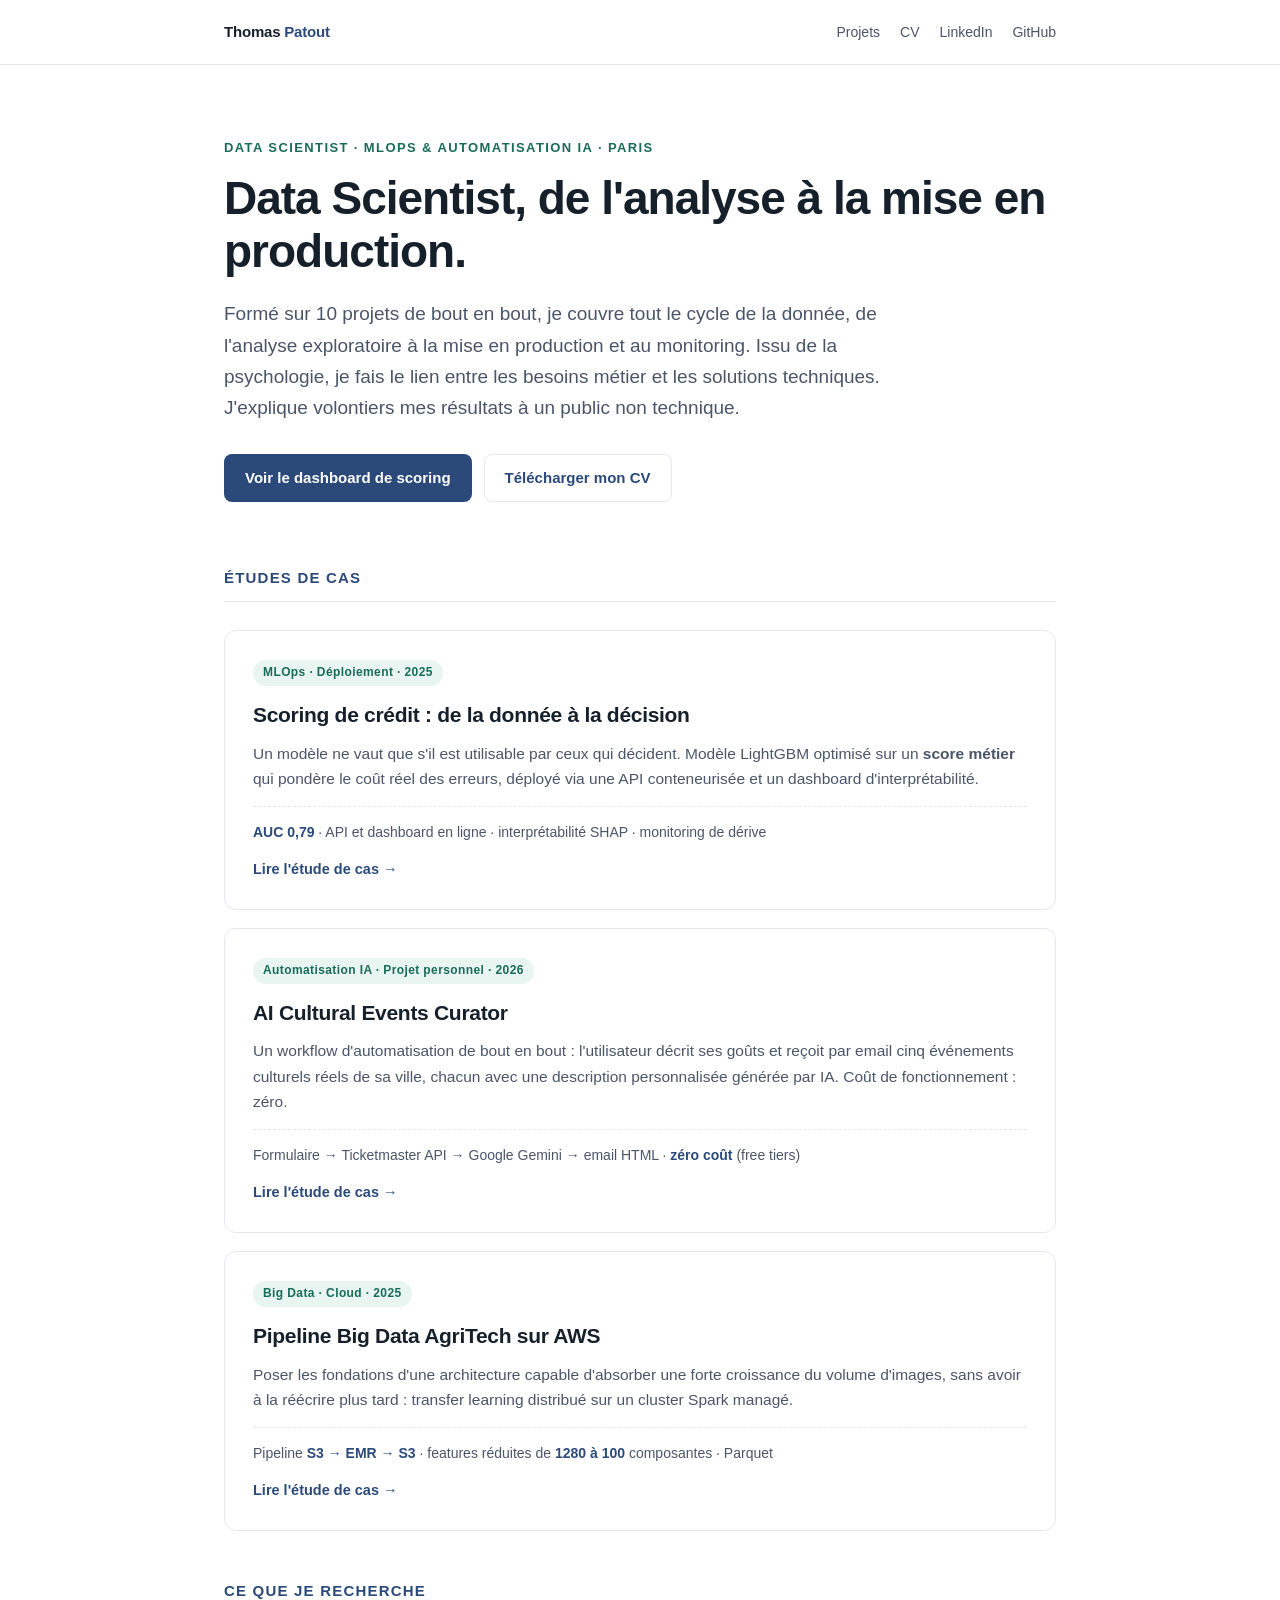
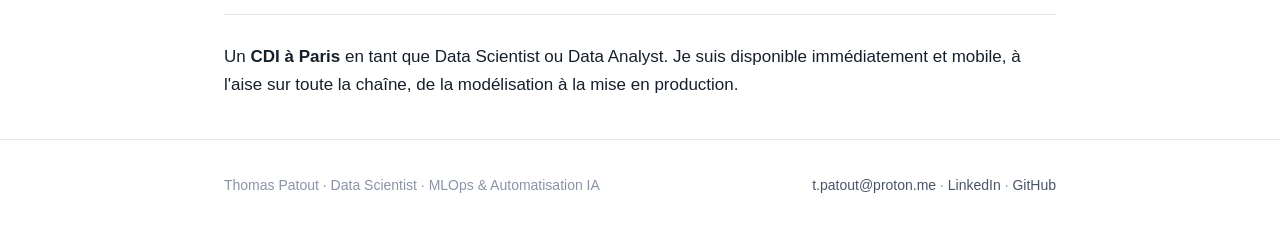
<file: index.html>
<!DOCTYPE html>
<html lang="fr">
<head>
<meta charset="UTF-8">
<meta name="viewport" content="width=device-width, initial-scale=1.0">
<title>Thomas Patout · Data Scientist · MLOps &amp; Automatisation IA</title>
<meta name="description" content="Data Scientist à Paris, orienté MLOps et automatisation IA. Trois études de cas détaillées : scoring de crédit en production, automatisation avec n8n et LLM, pipeline Big Data sur AWS.">
<link rel="stylesheet" href="style.css">
</head>
<body>

<nav class="nav">
  <div class="wrap">
    <div class="brand">Thomas <span>Patout</span></div>
    <ul>
      <li><a href="#projets">Projets</a></li>
      <li><a href="assets/cv-thomas-patout.pdf">CV</a></li>
      <li><a href="https://www.linkedin.com/in/thomas-patout/">LinkedIn</a></li>
      <li><a href="https://github.com/tmoahs">GitHub</a></li>
    </ul>
  </div>
</nav>

<header class="hero">
  <div class="wrap">
    <div class="eyebrow">Data Scientist · MLOps &amp; Automatisation IA · Paris</div>
    <h1>Data Scientist, de l'analyse à la mise en production.</h1>
    <p class="lede">
      Formé sur 10 projets de bout en bout, je couvre tout le cycle de la donnée, de l'analyse exploratoire à la mise en production et au monitoring. Issu de la psychologie, je fais le lien entre les besoins métier et les solutions techniques. J'explique volontiers mes résultats à un public non technique.
    </p>
    <div class="actions">
      <a class="btn btn-primary" href="https://scoring-api-p8.streamlit.app/">Voir le dashboard de scoring</a>
      <a class="btn btn-ghost" href="assets/cv-thomas-patout.pdf">Télécharger mon CV</a>
    </div>
  </div>
</header>

<main>
  <section id="projets">
    <div class="wrap">
      <div class="section-head">
        <h2>Études de cas</h2>
      </div>

      <div class="cards">

        <a class="card" href="projets/scoring-credit.html">
          <span class="tag">MLOps · Déploiement · 2025</span>
          <h3>Scoring de crédit : de la donnée à la décision</h3>
          <p>
            Un modèle ne vaut que s'il est utilisable par ceux qui décident. Modèle LightGBM
            optimisé sur un <strong>score métier</strong> qui pondère le coût réel des erreurs,
            déployé via une API conteneurisée et un dashboard d'interprétabilité.
          </p>
          <div class="result">
            <strong>AUC 0,79</strong> · API et dashboard en ligne · interprétabilité SHAP · monitoring de dérive
          </div>
          <span class="more">Lire l'étude de cas →</span>
        </a>

        <a class="card" href="projets/events-curator.html">
          <span class="tag">Automatisation IA · Projet personnel · 2026</span>
          <h3>AI Cultural Events Curator</h3>
          <p>
            Un workflow d'automatisation de bout en bout : l'utilisateur décrit ses goûts et reçoit
            par email cinq événements culturels réels de sa ville, chacun avec une description
            personnalisée générée par IA. Coût de fonctionnement : zéro.
          </p>
          <div class="result">
            Formulaire → Ticketmaster API → Google Gemini → email HTML · <strong>zéro coût</strong> (free tiers)
          </div>
          <span class="more">Lire l'étude de cas →</span>
        </a>

        <a class="card" href="projets/big-data-agritech.html">
          <span class="tag">Big Data · Cloud · 2025</span>
          <h3>Pipeline Big Data AgriTech sur AWS</h3>
          <p>
            Poser les fondations d'une architecture capable d'absorber une forte croissance du
            volume d'images, sans avoir à la réécrire plus tard : transfer learning distribué
            sur un cluster Spark managé.
          </p>
          <div class="result">
            Pipeline <strong>S3 → EMR → S3</strong> · features réduites de <strong>1280 à 100</strong> composantes · Parquet
          </div>
          <span class="more">Lire l'étude de cas →</span>
        </a>

      </div>
    </div>
  </section>

  <section>
    <div class="wrap">
      <div class="section-head">
        <h2>Ce que je recherche</h2>
      </div>
      <p>
        Un <strong>CDI à Paris</strong> en tant que Data Scientist ou Data Analyst. Je suis disponible immédiatement et mobile, à l'aise sur toute la chaîne, de la modélisation à la mise en production.
      </p>
    </div>
  </section>
</main>

<footer>
  <div class="wrap">
    <div>Thomas Patout · Data Scientist · MLOps &amp; Automatisation IA</div>
    <div>
      <a href="mailto:t.patout@proton.me">t.patout@proton.me</a> ·
      <a href="https://www.linkedin.com/in/thomas-patout/">LinkedIn</a> ·
      <a href="https://github.com/tmoahs">GitHub</a>
    </div>
  </div>
</footer>

</body>
</html>
</file>
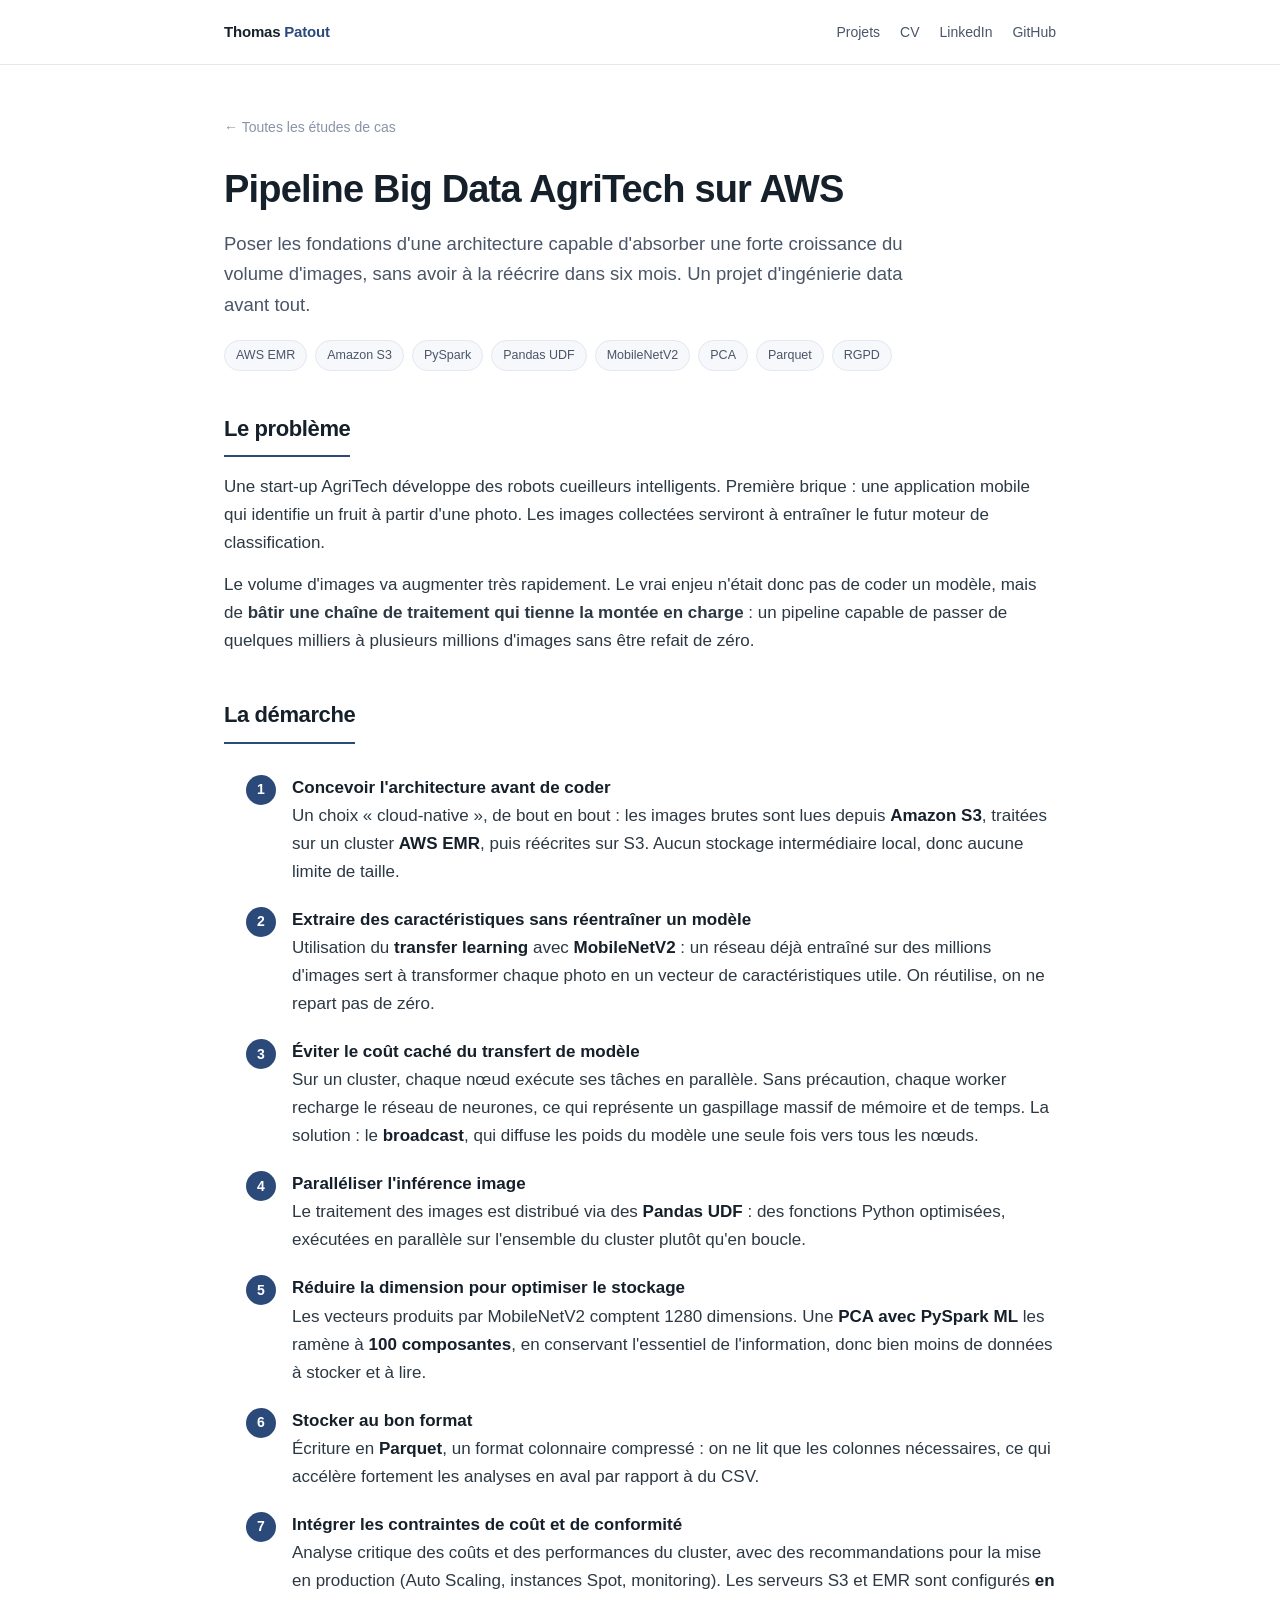
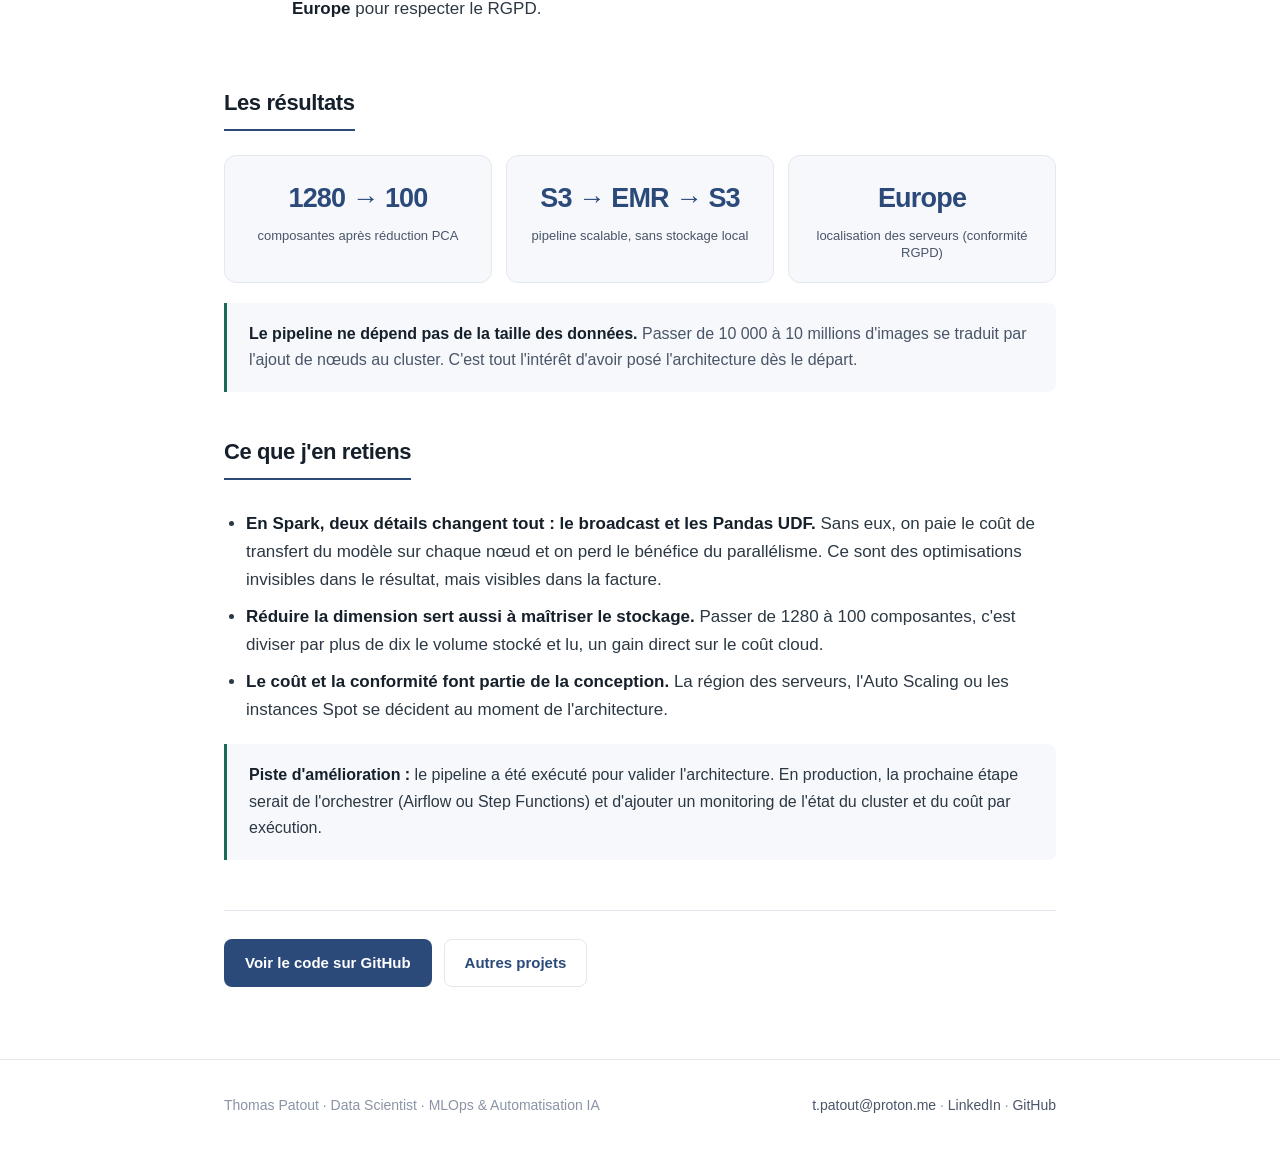
<file: projets/big-data-agritech.html>
<!DOCTYPE html>
<html lang="fr">
<head>
<meta charset="UTF-8">
<meta name="viewport" content="width=device-width, initial-scale=1.0">
<title>Pipeline Big Data AgriTech sur AWS · Thomas Patout</title>
<meta name="description" content="Étude de cas : pipeline de feature engineering scalable sur AWS EMR et PySpark, avec transfer learning MobileNetV2 en Pandas UDF, PCA et stockage Parquet sur S3.">
<link rel="stylesheet" href="../style.css">
</head>
<body>

<nav class="nav">
  <div class="wrap">
    <div class="brand">Thomas <span>Patout</span></div>
    <ul>
      <li><a href="../index.html#projets">Projets</a></li>
      <li><a href="../assets/cv-thomas-patout.pdf">CV</a></li>
      <li><a href="https://www.linkedin.com/in/thomas-patout/">LinkedIn</a></li>
      <li><a href="https://github.com/tmoahs">GitHub</a></li>
    </ul>
  </div>
</nav>

<article class="article">
  <div class="wrap">

    <a class="back" href="../index.html#projets">← Toutes les études de cas</a>

    <h1>Pipeline Big Data AgriTech sur AWS</h1>
    <p class="lede">
      Poser les fondations d'une architecture capable d'absorber une forte croissance du volume
      d'images, sans avoir à la réécrire dans six mois. Un projet d'ingénierie data avant tout.
    </p>

    <div class="tags">
      <span>AWS EMR</span>
      <span>Amazon S3</span>
      <span>PySpark</span>
      <span>Pandas UDF</span>
      <span>MobileNetV2</span>
      <span>PCA</span>
      <span>Parquet</span>
      <span>RGPD</span>
    </div>

    <section>
      <h2>Le problème</h2>
      <p>
        Une start-up AgriTech développe des robots cueilleurs intelligents. Première brique : une
        application mobile qui identifie un fruit à partir d'une photo. Les images collectées
        serviront à entraîner le futur moteur de classification.
      </p>
      <p>
        Le volume d'images va augmenter très rapidement. Le vrai enjeu n'était donc pas de coder un
        modèle, mais de <strong>bâtir une chaîne de traitement qui tienne la montée en charge</strong> :
        un pipeline capable de passer de quelques milliers à plusieurs millions d'images sans être
        refait de zéro.
      </p>
    </section>

    <section>
      <h2>La démarche</h2>
      <ol class="steps">
        <li>
          <b>Concevoir l'architecture avant de coder</b>
          Un choix « cloud-native », de bout en bout : les images brutes sont lues depuis <strong>Amazon S3</strong>, traitées sur un cluster <strong>AWS EMR</strong>, puis réécrites sur S3. Aucun stockage intermédiaire local,
          donc aucune limite de taille.
        </li>
        <li>
          <b>Extraire des caractéristiques sans réentraîner un modèle</b>
          Utilisation du <strong>transfer learning</strong> avec <strong>MobileNetV2</strong> : un
          réseau déjà entraîné sur des millions d'images sert à transformer chaque photo en un
          vecteur de caractéristiques utile. On réutilise, on ne repart pas de zéro.
        </li>
        <li>
          <b>Éviter le coût caché du transfert de modèle</b>
          Sur un cluster, chaque nœud exécute ses tâches en parallèle. Sans précaution, chaque
          worker recharge le réseau de neurones, ce qui représente un gaspillage massif de mémoire
          et de temps. La solution : le <strong>broadcast</strong>, qui diffuse les poids du modèle
          une seule fois vers tous les nœuds.
        </li>
        <li>
          <b>Paralléliser l'inférence image</b>
          Le traitement des images est distribué via des <strong>Pandas UDF</strong> : des fonctions
          Python optimisées, exécutées en parallèle sur l'ensemble du cluster plutôt qu'en boucle.
        </li>
        <li>
          <b>Réduire la dimension pour optimiser le stockage</b>
          Les vecteurs produits par MobileNetV2 comptent 1280 dimensions. Une
          <strong>PCA avec PySpark ML</strong> les ramène à <strong>100 composantes</strong>, en
          conservant l'essentiel de l'information, donc bien moins de données à stocker et à lire.
        </li>
        <li>
          <b>Stocker au bon format</b>
          Écriture en <strong>Parquet</strong>, un format colonnaire compressé : on ne lit que les
          colonnes nécessaires, ce qui accélère fortement les analyses en aval par rapport à du CSV.
        </li>
        <li>
          <b>Intégrer les contraintes de coût et de conformité</b>
          Analyse critique des coûts et des performances du cluster, avec des recommandations pour
          la mise en production (Auto Scaling, instances Spot, monitoring). Les serveurs S3 et EMR
          sont configurés <strong>en Europe</strong> pour respecter le RGPD.
        </li>
      </ol>
    </section>

    <section>
      <h2>Les résultats</h2>
      <div class="metrics">
        <div class="metric">
          <div class="value">1280 → 100</div>
          <div class="label">composantes après réduction PCA</div>
        </div>
        <div class="metric">
          <div class="value">S3 → EMR → S3</div>
          <div class="label">pipeline scalable, sans stockage local</div>
        </div>
        <div class="metric">
          <div class="value">Europe</div>
          <div class="label">localisation des serveurs (conformité RGPD)</div>
        </div>
      </div>
      <div class="callout">
        <strong>Le pipeline ne dépend pas de la taille des données.</strong> Passer de 10 000 à
        10 millions d'images se traduit par l'ajout de nœuds au cluster. C'est tout l'intérêt d'avoir posé l'architecture dès le départ.
      </div>
    </section>

    <section>
      <h2>Ce que j'en retiens</h2>
      <ul>
        <li>
          <strong>En Spark, deux détails changent tout : le broadcast et les Pandas UDF.</strong>
          Sans eux, on paie le coût de transfert du modèle sur chaque nœud et on perd le bénéfice
          du parallélisme. Ce sont des optimisations invisibles dans le résultat, mais visibles
          dans la facture.
        </li>
        <li>
          <strong>Réduire la dimension sert aussi à maîtriser le stockage.</strong> Passer de
          1280 à 100 composantes, c'est diviser par plus de dix le volume stocké et lu, un gain
          direct sur le coût cloud.
        </li>
        <li>
          <strong>Le coût et la conformité font partie de la conception.</strong> La région des serveurs, l'Auto Scaling ou les instances Spot se décident au moment de l'architecture.
        </li>
      </ul>
      <p class="callout">
        <strong>Piste d'amélioration :</strong> le pipeline a été exécuté pour valider l'architecture.
        En production, la prochaine étape serait de l'orchestrer (Airflow ou Step Functions) et
        d'ajouter un monitoring de l'état du cluster et du coût par exécution.
      </p>
    </section>

    <div class="footer-links">
      <a class="btn btn-primary" href="https://github.com/tmoahs/Traitement-Big-Data">Voir le code sur GitHub</a>
      <a class="btn btn-ghost" href="../index.html#projets">Autres projets</a>
    </div>

  </div>
</article>

<footer>
  <div class="wrap">
    <div>Thomas Patout · Data Scientist · MLOps &amp; Automatisation IA</div>
    <div>
      <a href="mailto:t.patout@proton.me">t.patout@proton.me</a> ·
      <a href="https://www.linkedin.com/in/thomas-patout/">LinkedIn</a> ·
      <a href="https://github.com/tmoahs">GitHub</a>
    </div>
  </div>
</footer>

</body>
</html>
</file>
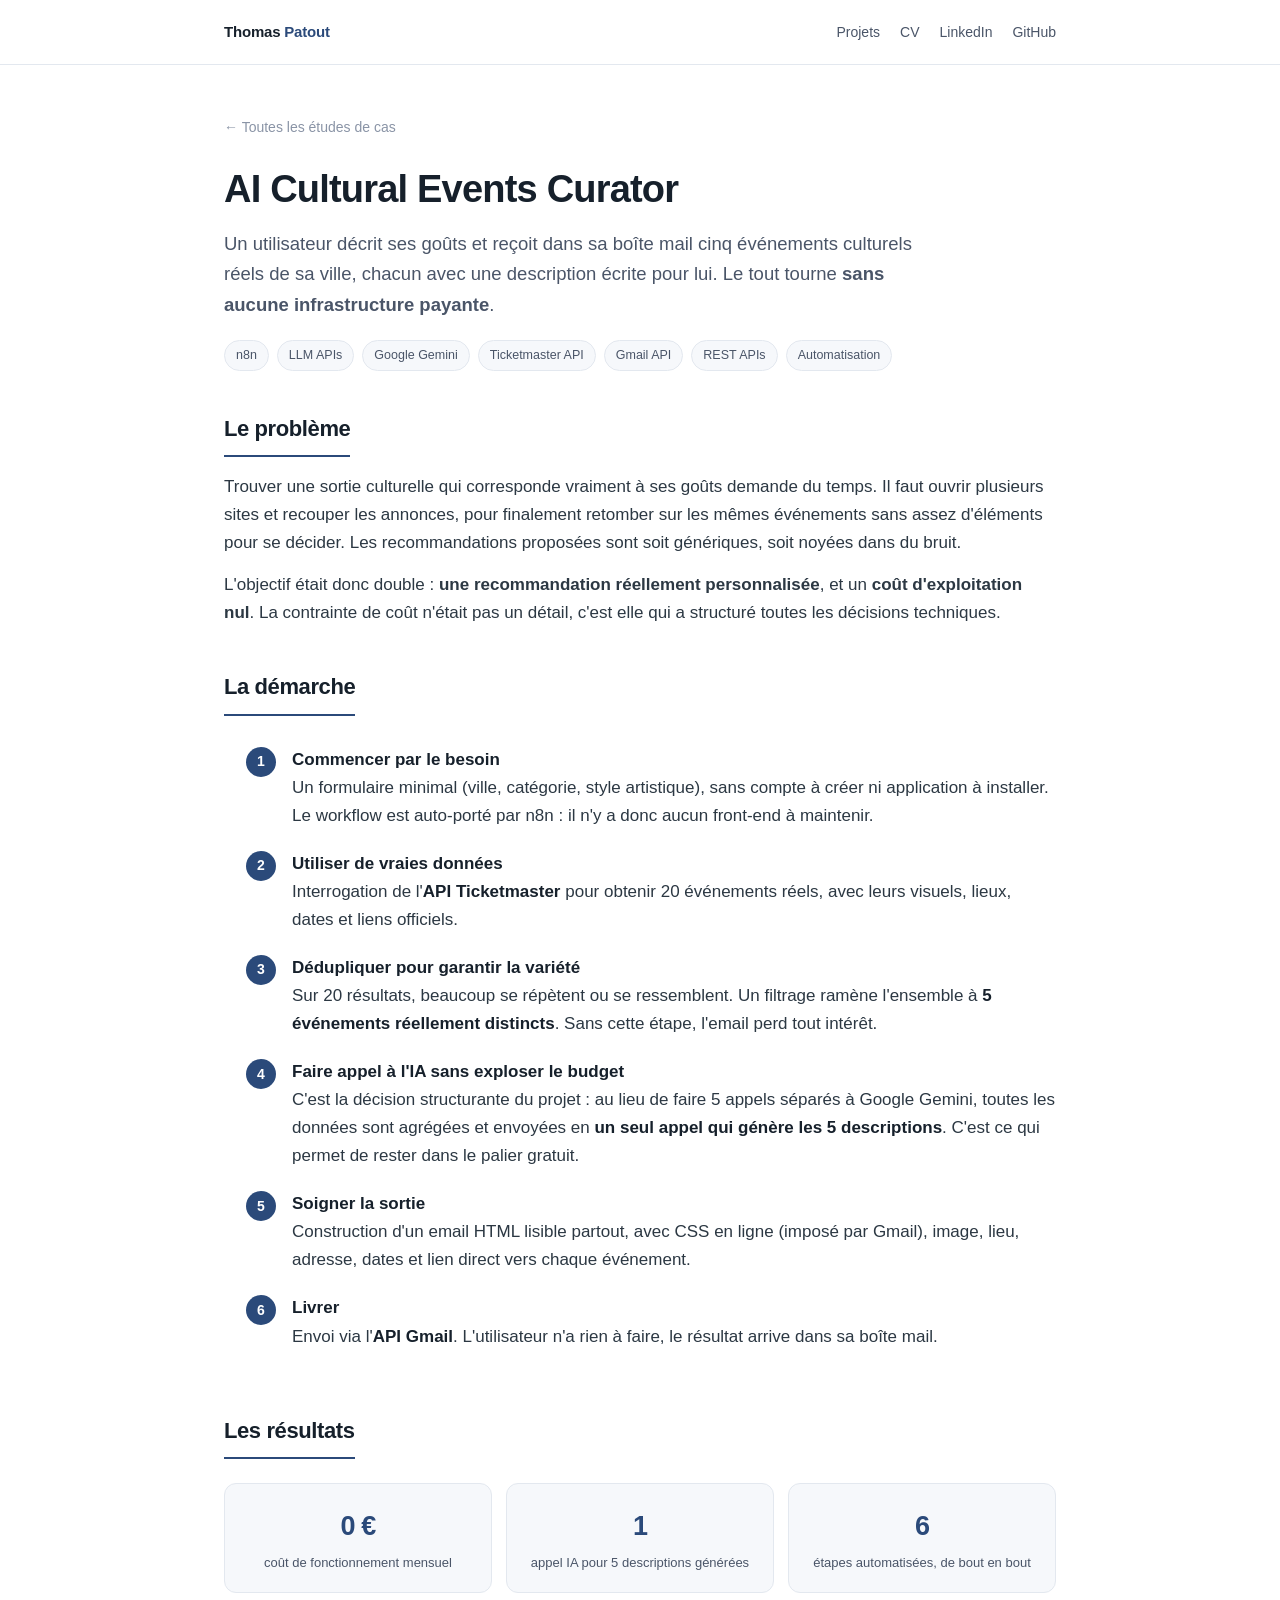
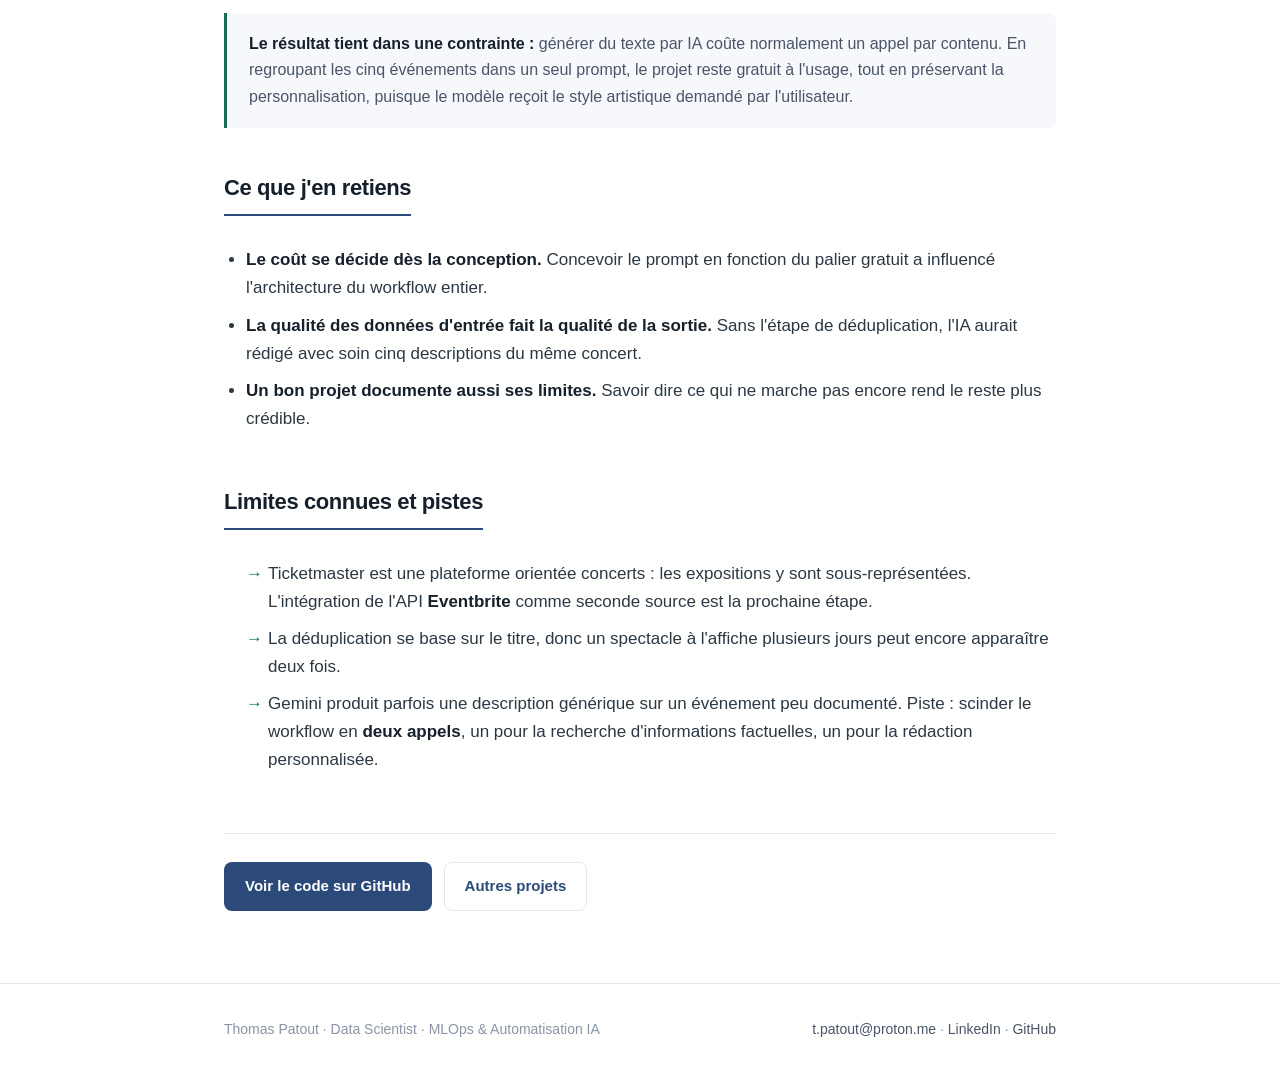
<file: projets/events-curator.html>
<!DOCTYPE html>
<html lang="fr">
<head>
<meta charset="UTF-8">
<meta name="viewport" content="width=device-width, initial-scale=1.0">
<title>AI Cultural Events Curator : automatisation IA de bout en bout · Thomas Patout</title>
<meta name="description" content="Étude de cas : workflow n8n qui combine l'API Ticketmaster et Google Gemini pour envoyer des recommandations culturelles personnalisées par email, pour un coût nul.">
<link rel="stylesheet" href="../style.css">
</head>
<body>

<nav class="nav">
  <div class="wrap">
    <div class="brand">Thomas <span>Patout</span></div>
    <ul>
      <li><a href="../index.html#projets">Projets</a></li>
      <li><a href="../assets/cv-thomas-patout.pdf">CV</a></li>
      <li><a href="https://www.linkedin.com/in/thomas-patout/">LinkedIn</a></li>
      <li><a href="https://github.com/tmoahs">GitHub</a></li>
    </ul>
  </div>
</nav>

<article class="article">
  <div class="wrap">

    <a class="back" href="../index.html#projets">← Toutes les études de cas</a>

    <h1>AI Cultural Events Curator</h1>
    <p class="lede">
      Un utilisateur décrit ses goûts et reçoit dans sa boîte mail cinq événements culturels réels
      de sa ville, chacun avec une description écrite pour lui. Le tout tourne
      <strong>sans aucune infrastructure payante</strong>.
    </p>

    <div class="tags">
      <span>n8n</span>
      <span>LLM APIs</span>
      <span>Google Gemini</span>
      <span>Ticketmaster API</span>
      <span>Gmail API</span>
      <span>REST APIs</span>
      <span>Automatisation</span>
    </div>

    <section>
      <h2>Le problème</h2>
      <p>
        Trouver une sortie culturelle qui corresponde vraiment à ses goûts demande du temps. Il faut ouvrir plusieurs sites et recouper les annonces, pour finalement retomber sur les mêmes événements sans assez d'éléments pour se décider. Les recommandations proposées sont soit génériques,
        soit noyées dans du bruit.
      </p>
      <p>
        L'objectif était donc double : <strong>une recommandation réellement personnalisée</strong>,
        et un <strong>coût d'exploitation nul</strong>. La contrainte de coût n'était pas un détail,
        c'est elle qui a structuré toutes les décisions techniques.
      </p>
    </section>

    <section>
      <h2>La démarche</h2>
      <ol class="steps">
        <li>
          <b>Commencer par le besoin</b>
          Un formulaire minimal (ville, catégorie, style artistique), sans compte à créer ni
          application à installer. Le workflow est auto-porté par n8n : il n'y a donc aucun
          front-end à maintenir.
        </li>
        <li>
          <b>Utiliser de vraies données</b>
          Interrogation de l'<strong>API Ticketmaster</strong> pour obtenir 20 événements réels,
          avec leurs visuels, lieux, dates et liens officiels.
        </li>
        <li>
          <b>Dédupliquer pour garantir la variété</b>
          Sur 20 résultats, beaucoup se répètent ou se ressemblent. Un filtrage ramène l'ensemble
          à <strong>5 événements réellement distincts</strong>. Sans cette étape, l'email perd
          tout intérêt.
        </li>
        <li>
          <b>Faire appel à l'IA sans exploser le budget</b>
          C'est la décision structurante du projet : au lieu de faire 5 appels séparés à Google Gemini, toutes les données sont agrégées et envoyées en <strong>un seul
          appel qui génère les 5 descriptions</strong>. C'est ce qui permet de rester dans le palier
          gratuit.
        </li>
        <li>
          <b>Soigner la sortie</b>
          Construction d'un email HTML lisible partout, avec CSS en ligne (imposé par Gmail),
          image, lieu, adresse, dates et lien direct vers chaque événement.
        </li>
        <li>
          <b>Livrer</b>
          Envoi via l'<strong>API Gmail</strong>. L'utilisateur n'a rien à faire, le résultat
          arrive dans sa boîte mail.
        </li>
      </ol>
    </section>

    <section>
      <h2>Les résultats</h2>
      <div class="metrics">
        <div class="metric">
          <div class="value">0 €</div>
          <div class="label">coût de fonctionnement mensuel</div>
        </div>
        <div class="metric">
          <div class="value">1</div>
          <div class="label">appel IA pour 5 descriptions générées</div>
        </div>
        <div class="metric">
          <div class="value">6</div>
          <div class="label">étapes automatisées, de bout en bout</div>
        </div>
      </div>
      <div class="callout">
        <strong>Le résultat tient dans une contrainte :</strong> générer du texte par IA coûte
        normalement un appel par contenu. En regroupant les cinq événements dans un seul prompt,
        le projet reste gratuit à l'usage, tout en préservant la personnalisation, puisque le
        modèle reçoit le style artistique demandé par l'utilisateur.
      </div>
    </section>

    <section>
      <h2>Ce que j'en retiens</h2>
      <ul>
        <li>
          <strong>Le coût se décide dès la conception.</strong>
          Concevoir le prompt en fonction du palier gratuit a influencé l'architecture du workflow entier.
        </li>
        <li>
          <strong>La qualité des données d'entrée fait la qualité de la sortie.</strong> Sans
          l'étape de déduplication, l'IA aurait rédigé avec soin cinq descriptions du même concert.
        </li>
        <li>
          <strong>Un bon projet documente aussi ses limites.</strong> Savoir dire ce qui ne marche pas encore rend le reste plus crédible.
        </li>
      </ul>
    </section>

    <section>
      <h2>Limites connues et pistes</h2>
      <ul class="limits">
        <li>
          Ticketmaster est une plateforme orientée concerts : les expositions y sont
          sous-représentées. L'intégration de l'API <strong>Eventbrite</strong> comme seconde source
          est la prochaine étape.
        </li>
        <li>
          La déduplication se base sur le titre, donc un spectacle à l'affiche plusieurs jours peut
          encore apparaître deux fois.
        </li>
        <li>
          Gemini produit parfois une description générique sur un événement peu documenté. Piste :
          scinder le workflow en <strong>deux appels</strong>, un pour la recherche d'informations
          factuelles, un pour la rédaction personnalisée.
        </li>
      </ul>
    </section>

    <div class="footer-links">
      <a class="btn btn-primary" href="https://github.com/tmoahs/Events-Curator">Voir le code sur GitHub</a>
      <a class="btn btn-ghost" href="../index.html#projets">Autres projets</a>
    </div>

  </div>
</article>

<footer>
  <div class="wrap">
    <div>Thomas Patout · Data Scientist · MLOps &amp; Automatisation IA</div>
    <div>
      <a href="mailto:t.patout@proton.me">t.patout@proton.me</a> ·
      <a href="https://www.linkedin.com/in/thomas-patout/">LinkedIn</a> ·
      <a href="https://github.com/tmoahs">GitHub</a>
    </div>
  </div>
</footer>

</body>
</html>
</file>
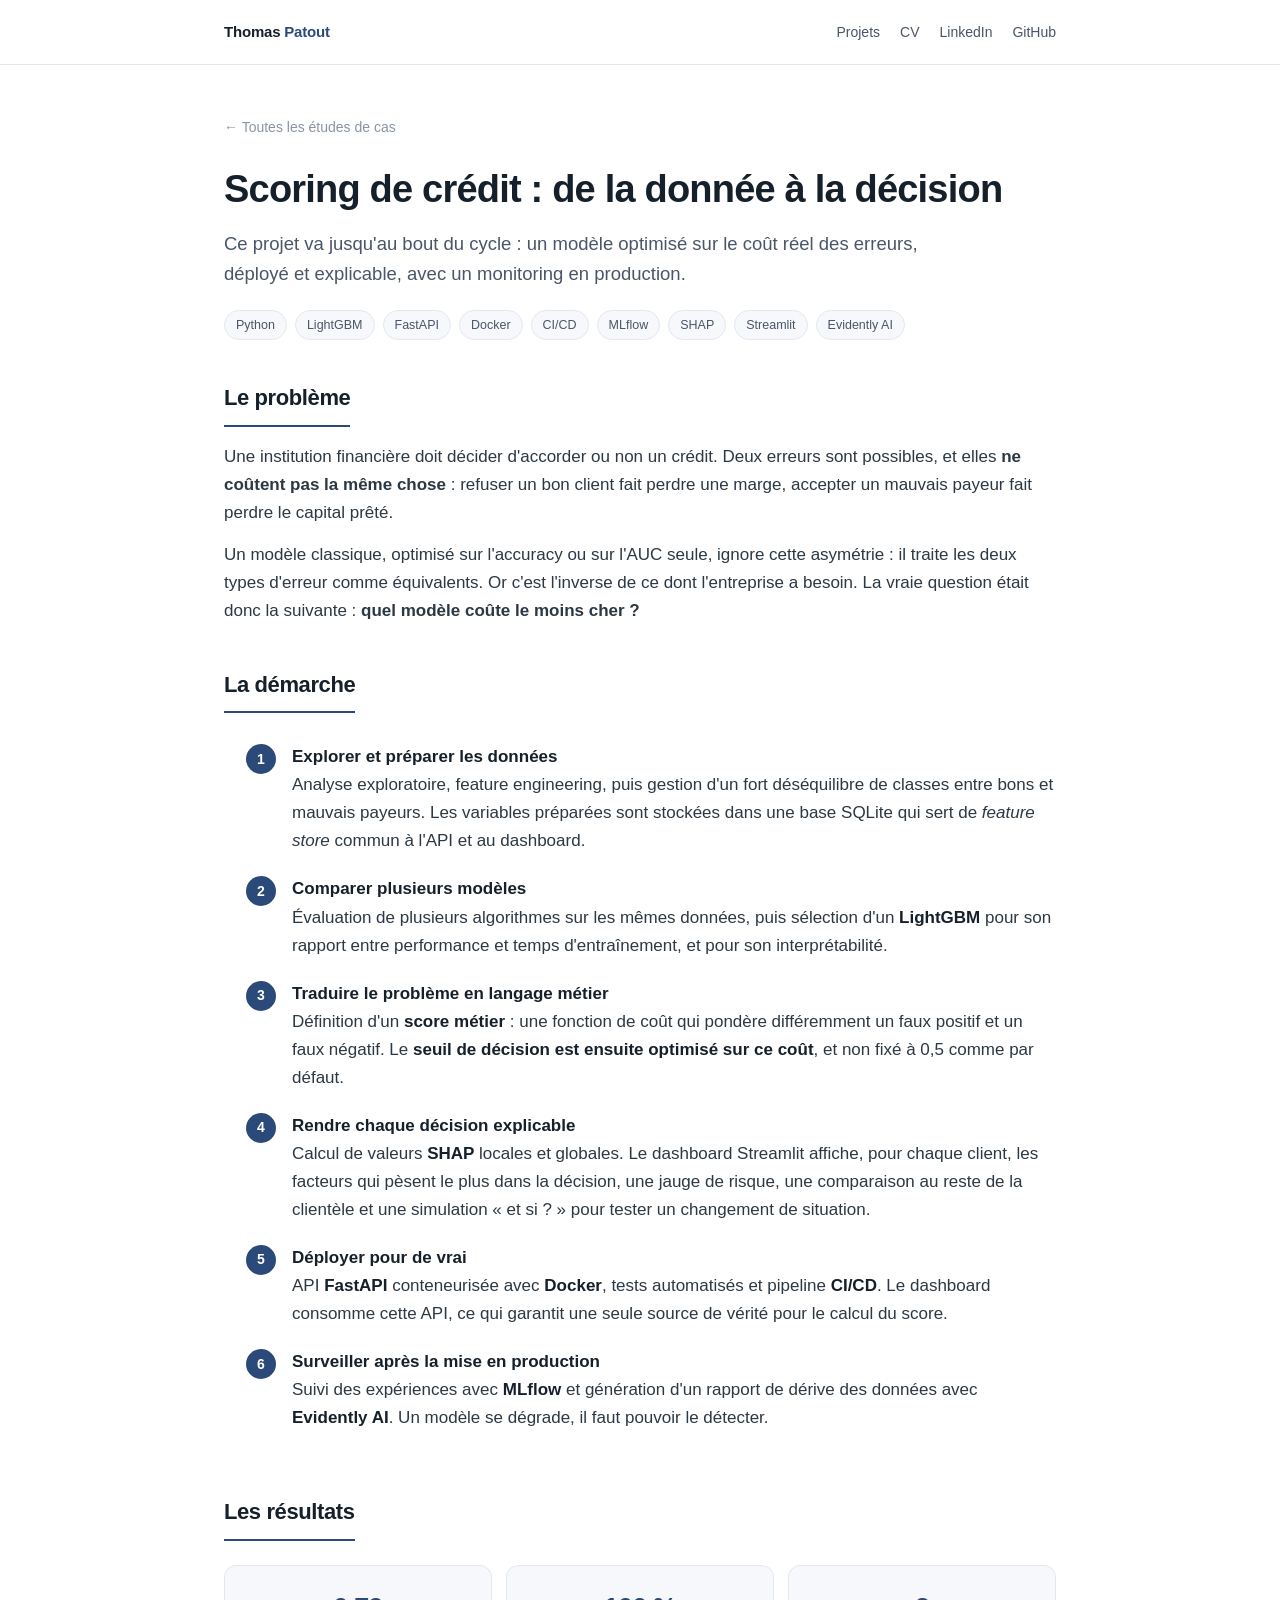
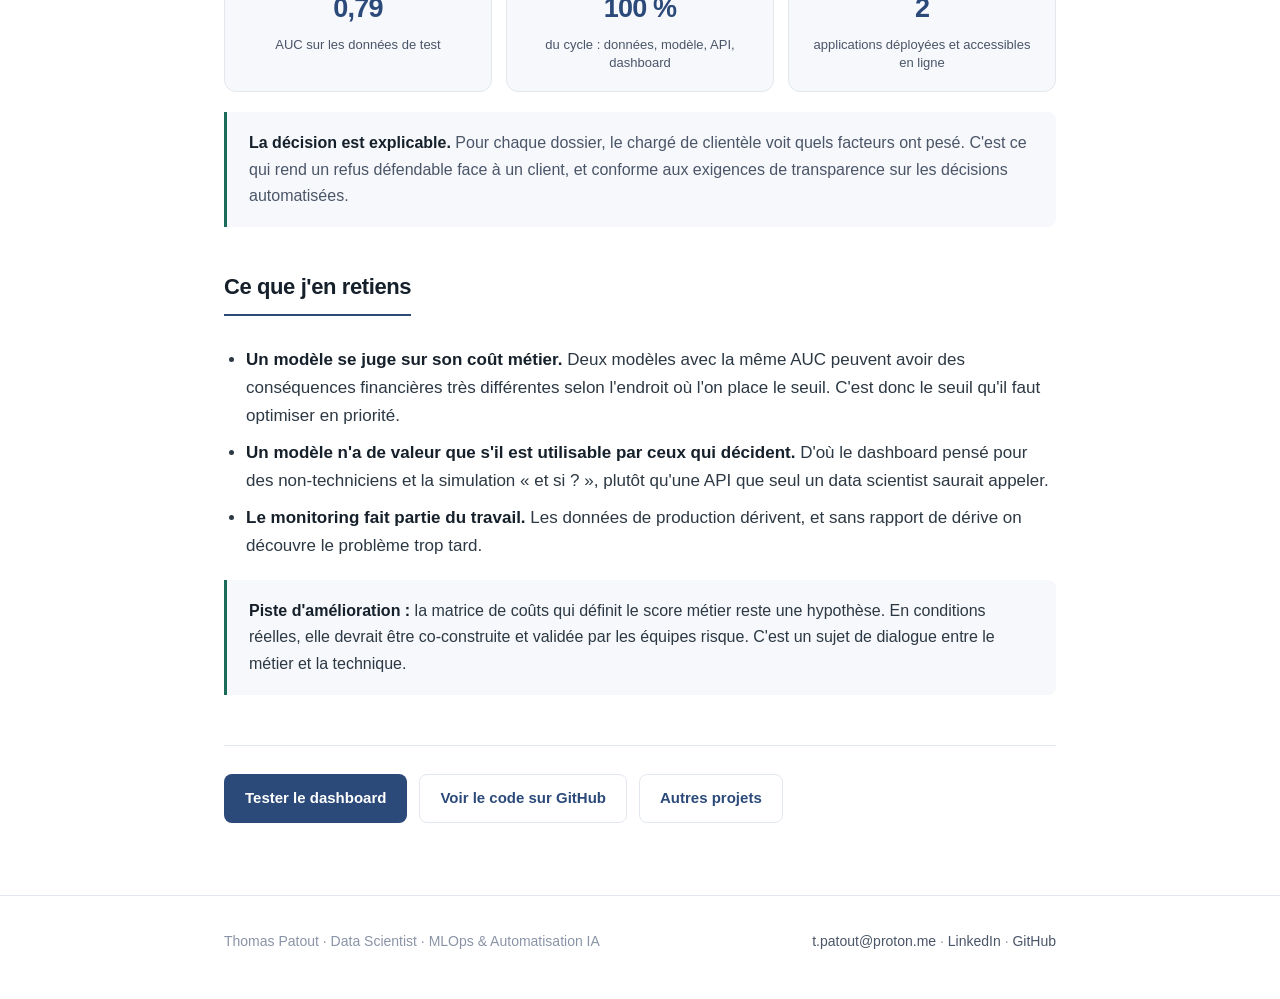
<file: projets/scoring-credit.html>
<!DOCTYPE html>
<html lang="fr">
<head>
<meta charset="UTF-8">
<meta name="viewport" content="width=device-width, initial-scale=1.0">
<title>Scoring de crédit : de la donnée à la décision · Thomas Patout</title>
<meta name="description" content="Étude de cas : modèle LightGBM de scoring de crédit optimisé sur un score métier, déployé via FastAPI, Docker et un dashboard Streamlit avec interprétabilité SHAP.">
<link rel="stylesheet" href="../style.css">
</head>
<body>

<nav class="nav">
  <div class="wrap">
    <div class="brand">Thomas <span>Patout</span></div>
    <ul>
      <li><a href="../index.html#projets">Projets</a></li>
      <li><a href="../assets/cv-thomas-patout.pdf">CV</a></li>
      <li><a href="https://www.linkedin.com/in/thomas-patout/">LinkedIn</a></li>
      <li><a href="https://github.com/tmoahs">GitHub</a></li>
    </ul>
  </div>
</nav>

<article class="article">
  <div class="wrap">

    <a class="back" href="../index.html#projets">← Toutes les études de cas</a>

    <h1>Scoring de crédit : de la donnée à la décision</h1>
    <p class="lede">
      Ce projet va jusqu'au bout du cycle : un modèle optimisé sur le coût réel des erreurs, déployé et explicable, avec un monitoring en production.
    </p>

    <div class="tags">
      <span>Python</span>
      <span>LightGBM</span>
      <span>FastAPI</span>
      <span>Docker</span>
      <span>CI/CD</span>
      <span>MLflow</span>
      <span>SHAP</span>
      <span>Streamlit</span>
      <span>Evidently AI</span>
    </div>

    <section>
      <h2>Le problème</h2>
      <p>
        Une institution financière doit décider d'accorder ou non un crédit. Deux erreurs sont
        possibles, et elles <strong>ne coûtent pas la même chose</strong> : refuser un bon client
        fait perdre une marge, accepter un mauvais payeur fait perdre le capital prêté.
      </p>
      <p>
        Un modèle classique, optimisé sur l'accuracy ou sur l'AUC seule, ignore cette asymétrie :
        il traite les deux types d'erreur comme équivalents. Or c'est l'inverse de ce dont
        l'entreprise a besoin. La vraie question était donc la suivante : <strong>quel modèle coûte le moins cher ?</strong>
      </p>
    </section>

    <section>
      <h2>La démarche</h2>
      <ol class="steps">
        <li>
          <b>Explorer et préparer les données</b>
          Analyse exploratoire, feature engineering, puis gestion d'un fort déséquilibre de classes
          entre bons et mauvais payeurs. Les variables préparées sont stockées dans une base SQLite
          qui sert de <em>feature store</em> commun à l'API et au dashboard.
        </li>
        <li>
          <b>Comparer plusieurs modèles</b>
          Évaluation de plusieurs algorithmes sur les mêmes données, puis sélection d'un
          <strong>LightGBM</strong> pour son rapport entre performance et temps d'entraînement, et pour son interprétabilité.
        </li>
        <li>
          <b>Traduire le problème en langage métier</b>
          Définition d'un <strong>score métier</strong> : une fonction de coût qui pondère différemment
          un faux positif et un faux négatif. Le <strong>seuil de décision est ensuite optimisé sur
          ce coût</strong>, et non fixé à 0,5 comme par défaut.
        </li>
        <li>
          <b>Rendre chaque décision explicable</b>
          Calcul de valeurs <strong>SHAP</strong> locales et globales. Le dashboard Streamlit affiche,
          pour chaque client, les facteurs qui pèsent le plus dans la décision, une jauge de risque,
          une comparaison au reste de la clientèle et une simulation « et si ? » pour tester un
          changement de situation.
        </li>
        <li>
          <b>Déployer pour de vrai</b>
          API <strong>FastAPI</strong> conteneurisée avec <strong>Docker</strong>, tests automatisés
          et pipeline <strong>CI/CD</strong>. Le dashboard consomme cette API, ce qui garantit une
          seule source de vérité pour le calcul du score.
        </li>
        <li>
          <b>Surveiller après la mise en production</b>
          Suivi des expériences avec <strong>MLflow</strong> et génération d'un rapport de dérive des
          données avec <strong>Evidently AI</strong>. Un modèle se dégrade, il faut pouvoir le détecter.
        </li>
      </ol>
    </section>

    <section>
      <h2>Les résultats</h2>
      <div class="metrics">
        <div class="metric">
          <div class="value">0,79</div>
          <div class="label">AUC sur les données de test</div>
        </div>
        <div class="metric">
          <div class="value">100 %</div>
          <div class="label">du cycle : données, modèle, API, dashboard</div>
        </div>
        <div class="metric">
          <div class="value">2</div>
          <div class="label">applications déployées et accessibles en ligne</div>
        </div>
      </div>
      <div class="callout">
        <strong>La décision est explicable.</strong> Pour chaque dossier, le chargé de clientèle voit
        quels facteurs ont pesé. C'est ce qui rend un refus défendable face à un client, et conforme
        aux exigences de transparence sur les décisions automatisées.
      </div>
    </section>

    <section>
      <h2>Ce que j'en retiens</h2>
      <ul>
        <li>
          <strong>Un modèle se juge sur son coût métier.</strong> Deux modèles avec
          la même AUC peuvent avoir des conséquences financières très différentes selon l'endroit où
          l'on place le seuil. C'est donc le seuil qu'il faut optimiser en priorité.
        </li>
        <li>
          <strong>Un modèle n'a de valeur que s'il est utilisable par ceux qui décident.</strong>
          D'où le dashboard pensé pour des non-techniciens et la simulation « et si ? », plutôt qu'une
          API que seul un data scientist saurait appeler.
        </li>
        <li>
          <strong>Le monitoring fait partie du travail.</strong> Les données de production dérivent, et
          sans rapport de dérive on découvre le problème trop tard.
        </li>
      </ul>
      <p class="callout">
        <strong>Piste d'amélioration :</strong> la matrice de coûts qui définit le score métier reste
        une hypothèse. En conditions réelles, elle devrait être co-construite et validée par les
        équipes risque. C'est un sujet de dialogue entre le métier et la technique.
      </p>
    </section>

    <div class="footer-links">
      <a class="btn btn-primary" href="https://scoring-api-p8.streamlit.app/">Tester le dashboard</a>
      <a class="btn btn-ghost" href="https://github.com/tmoahs/Scoring-Credit-API">Voir le code sur GitHub</a>
      <a class="btn btn-ghost" href="../index.html#projets">Autres projets</a>
    </div>

  </div>
</article>

<footer>
  <div class="wrap">
    <div>Thomas Patout · Data Scientist · MLOps &amp; Automatisation IA</div>
    <div>
      <a href="mailto:t.patout@proton.me">t.patout@proton.me</a> ·
      <a href="https://www.linkedin.com/in/thomas-patout/">LinkedIn</a> ·
      <a href="https://github.com/tmoahs">GitHub</a>
    </div>
  </div>
</footer>

</body>
</html>
</file>
<file: style.css>
/* ============================================================
   Portfolio de Thomas Patout
   Feuille de style unique, sans dépendance externe.
   ============================================================ */

:root {
  --ink: #16202b;
  --mid: #4a5568;
  --light: #8a94a6;
  --accent: #2b4a7a;
  --accent2: #1a6b5a;
  --soft: #f6f8fb;
  --rule: #e3e8ef;
  --radius: 12px;
  --max: 880px;
}

*, *::before, *::after { box-sizing: border-box; margin: 0; padding: 0; }

html { scroll-behavior: smooth; }

body {
  font-family: -apple-system, BlinkMacSystemFont, "Segoe UI", Roboto, Helvetica, Arial, sans-serif;
  color: var(--ink);
  background: #fff;
  font-size: 17px;
  line-height: 1.65;
  -webkit-font-smoothing: antialiased;
}

.wrap { max-width: var(--max); margin: 0 auto; padding: 0 24px; }

a { color: var(--accent); text-decoration: none; }
a:hover { text-decoration: underline; }

/* ---------- Barre de navigation ---------- */

.nav {
  border-bottom: 1px solid var(--rule);
  padding: 18px 0;
  background: rgba(255, 255, 255, 0.92);
  backdrop-filter: blur(8px);
  position: sticky;
  top: 0;
  z-index: 10;
}

.nav .wrap {
  display: flex;
  justify-content: space-between;
  align-items: center;
  gap: 16px;
  flex-wrap: wrap;
}

.nav .brand { font-weight: 700; font-size: 15px; letter-spacing: -0.2px; color: var(--ink); }
.nav .brand span { color: var(--accent); }

.nav ul { display: flex; gap: 20px; list-style: none; }
.nav ul a { font-size: 14px; color: var(--mid); font-weight: 500; }
.nav ul a:hover { color: var(--accent); text-decoration: none; }

/* ---------- En-tête ---------- */

.hero { padding: 72px 0 56px; }

.hero .eyebrow {
  font-size: 13px;
  font-weight: 600;
  letter-spacing: 1.4px;
  text-transform: uppercase;
  color: var(--accent2);
  margin-bottom: 14px;
}

.hero h1 {
  font-size: clamp(32px, 5vw, 46px);
  line-height: 1.15;
  letter-spacing: -1px;
  margin-bottom: 20px;
}

.hero .lede {
  font-size: 19px;
  color: var(--mid);
  max-width: 660px;
}

.hero .lede strong { color: var(--ink); }

.actions { display: flex; flex-wrap: wrap; gap: 12px; margin-top: 30px; }

.btn {
  display: inline-block;
  padding: 11px 20px;
  border-radius: 8px;
  font-size: 15px;
  font-weight: 600;
  border: 1px solid transparent;
}

.btn-primary { background: var(--accent); color: #fff; }
.btn-primary:hover { background: #23406a; text-decoration: none; }

.btn-ghost { background: #fff; color: var(--accent); border-color: var(--rule); }
.btn-ghost:hover { background: var(--soft); text-decoration: none; }

/* ---------- Sections ---------- */

section { padding: 8px 0 40px; }

.section-head {
  display: flex;
  align-items: baseline;
  justify-content: space-between;
  gap: 12px;
  border-bottom: 1px solid var(--rule);
  padding-bottom: 10px;
  margin-bottom: 28px;
}

.section-head h2 { font-size: 15px; letter-spacing: 1.2px; text-transform: uppercase; color: var(--accent); }

/* ---------- Cartes de projet ---------- */

.cards { display: grid; gap: 18px; }

.card {
  display: block;
  border: 1px solid var(--rule);
  border-radius: var(--radius);
  padding: 26px 28px;
  color: inherit;
  transition: border-color .15s ease, transform .15s ease, box-shadow .15s ease;
}

.card:hover {
  border-color: #c7d2e0;
  transform: translateY(-2px);
  box-shadow: 0 8px 24px rgba(22, 32, 43, .07);
  text-decoration: none;
}

.card .tag {
  display: inline-block;
  font-size: 12px;
  font-weight: 600;
  letter-spacing: .4px;
  color: var(--accent2);
  background: #e8f5f1;
  padding: 3px 10px;
  border-radius: 20px;
  margin-bottom: 12px;
}

.card h3 { font-size: 21px; letter-spacing: -.3px; margin-bottom: 8px; }

.card p { color: var(--mid); font-size: 15.5px; }

.card .result {
  margin-top: 14px;
  padding-top: 14px;
  border-top: 1px dashed var(--rule);
  font-size: 14px;
  color: var(--mid);
}

.card .result strong { color: var(--accent); }

.card .more { display: inline-block; margin-top: 14px; font-size: 14.5px; font-weight: 600; color: var(--accent); }

/* ---------- Étude de cas ---------- */

.article { padding: 48px 0 72px; }

.back { font-size: 14px; color: var(--light); display: inline-block; margin-bottom: 28px; }
.back:hover { color: var(--accent); text-decoration: none; }

.article h1 { font-size: clamp(28px, 4vw, 38px); line-height: 1.2; letter-spacing: -.8px; margin-bottom: 16px; }

.article .lede { font-size: 18.5px; color: var(--mid); margin-bottom: 20px; max-width: 700px; }

.tags { display: flex; flex-wrap: wrap; gap: 8px; margin-bottom: 40px; }

.tags span {
  font-size: 12.5px;
  font-weight: 500;
  color: var(--mid);
  background: var(--soft);
  border: 1px solid var(--rule);
  padding: 4px 11px;
  border-radius: 20px;
}

.article section { padding: 0 0 42px; }

.article h2 {
  font-size: 22px;
  letter-spacing: -.4px;
  margin-bottom: 16px;
  padding-bottom: 8px;
  border-bottom: 2px solid var(--accent);
  display: inline-block;
}

.article p + p { margin-top: 14px; }
.article p { color: #2c3843; }

.article ul, .article ol { margin: 14px 0 0 22px; }
.article li { margin-bottom: 9px; color: #2c3843; }
.article li strong { color: var(--ink); }

/* Étapes numérotées */

.steps { list-style: none; margin-left: 0; counter-reset: step; }

.steps li {
  position: relative;
  padding-left: 46px;
  margin-bottom: 20px;
  counter-increment: step;
}

.steps li::before {
  content: counter(step);
  position: absolute;
  left: 0;
  top: 1px;
  width: 30px;
  height: 30px;
  border-radius: 50%;
  background: var(--accent);
  color: #fff;
  font-size: 14px;
  font-weight: 700;
  display: flex;
  align-items: center;
  justify-content: center;
}

.steps li b { display: block; color: var(--ink); }

/* Métriques */

.metrics { display: grid; grid-template-columns: repeat(auto-fit, minmax(150px, 1fr)); gap: 14px; margin-top: 8px; }

.metric {
  background: var(--soft);
  border: 1px solid var(--rule);
  border-radius: var(--radius);
  padding: 20px;
  text-align: center;
}

.metric .value { font-size: 27px; font-weight: 700; color: var(--accent); letter-spacing: -.8px; }
.metric .label { font-size: 13px; color: var(--mid); margin-top: 6px; line-height: 1.35; }

/* Encadré */

.callout {
  background: var(--soft);
  border-left: 3px solid var(--accent2);
  border-radius: 0 8px 8px 0;
  padding: 18px 22px;
  margin-top: 20px;
  font-size: 16px;
  color: var(--mid);
}

.callout strong { color: var(--ink); }

/* Limites / pistes */

.limits { list-style: none; margin-left: 0; }
.limits li { position: relative; padding-left: 22px; }
.limits li::before { content: "→"; position: absolute; left: 0; color: var(--accent2); font-weight: 700; }

/* Pied d'article */

.article .footer-links {
  display: flex;
  flex-wrap: wrap;
  gap: 12px;
  margin-top: 8px;
  padding-top: 28px;
  border-top: 1px solid var(--rule);
}

/* ---------- Pied de page ---------- */

footer {
  border-top: 1px solid var(--rule);
  padding: 34px 0 46px;
  font-size: 14px;
  color: var(--light);
}

footer .wrap { display: flex; justify-content: space-between; gap: 16px; flex-wrap: wrap; }
footer a { color: var(--mid); }

/* ---------- Mobile ---------- */

@media (max-width: 640px) {
  body { font-size: 16px; }
  .hero { padding: 48px 0 36px; }
  .nav ul { gap: 14px; }
  .nav ul a { font-size: 13px; }
  .card { padding: 22px; }
  .article { padding: 32px 0 56px; }
}
</file>
